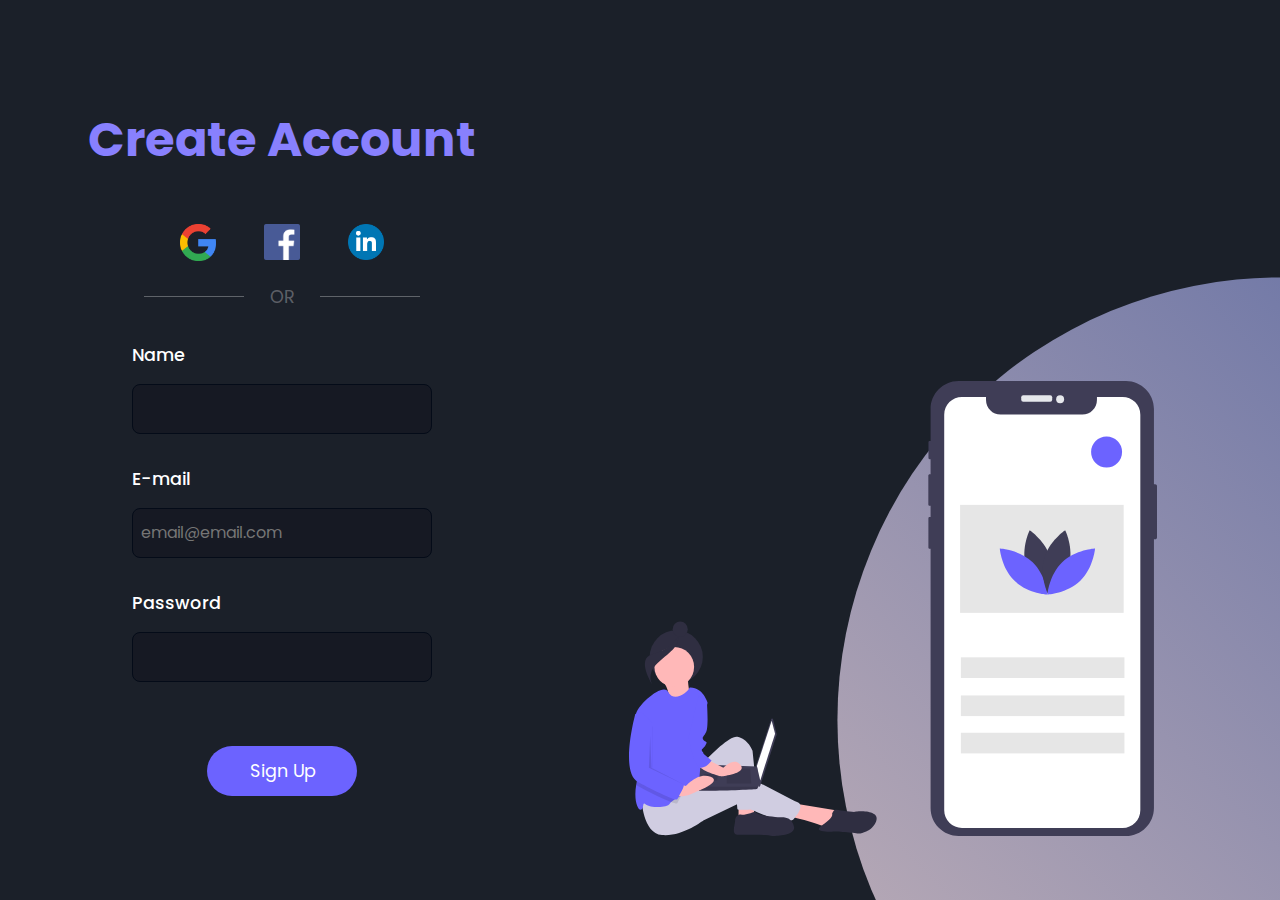
<file: day-12/index.html>
<!DOCTYPE html>
<html lang="pt-br">

<head>
  <meta charset="UTF-8" />
  <meta name="viewport" content="width=device-width, initial-scale=1.0" />
  <title>Dia 12- Página de Cadastro</title>
  <link rel="stylesheet" href="./style.css" />

</head>

<body>
  <main>
    <h1>Create Account</h1>
    <div class="social-media">
      <a href="#"><img src="./assets/google.png" alt="Google"></a>

      <a href="#"><img src="./assets/facebook.png" alt="Facebook"></a>

      <a href="#"><img src="./assets/linkedin.png" alt="Linkedin"></a>

    </div>

    <div class="alternative">
      <span>OR</span>
    </div>

    <form action="">
      <label for="name">
        <span>Name</span>
        <input type="text" name="name" id="name">
      </label>

      <label for="email">
        <span>E-mail</span>
        <input type="email" name="email" id="email" required placeholder="email@email.com">
      </label>

      <label for="password">
        <span>Password</span>
        <input type="password" name="password" id="password">
      </label>

      <input type="submit" value="Sign Up">
    </form>
  </main>

  <section class="images">
    <img src="./assets/mobile.svg" alt="Mobile">

    <div class="circle"></div>
  </section>

</body>

</html>
</file>
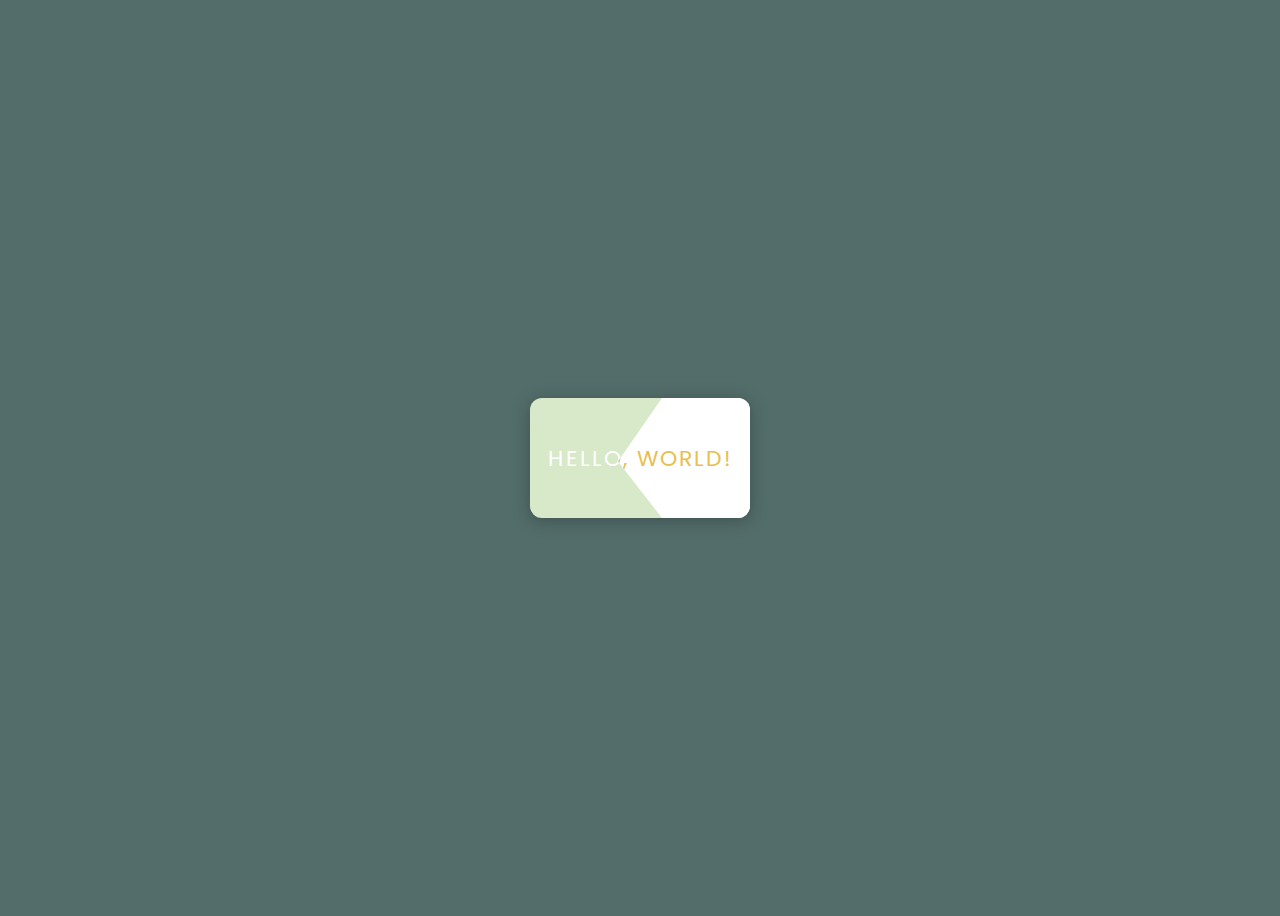
<file: day-13/index.html>
<!DOCTYPE html>
<html lang="pt-br">

<head>
  <meta charset="UTF-8" />
  <meta name="viewport" content="width=device-width, initial-scale=1.0" />
  <title>Dia 13- Botão criativo usando Clip-path</title>
  <link rel="stylesheet" href="./style.css" />

</head>

<body>
  <a href="#">
    <span>Hello, World!</span>
    <span>Hello, World!</span>

  </a>
</body>

</html>
</file>
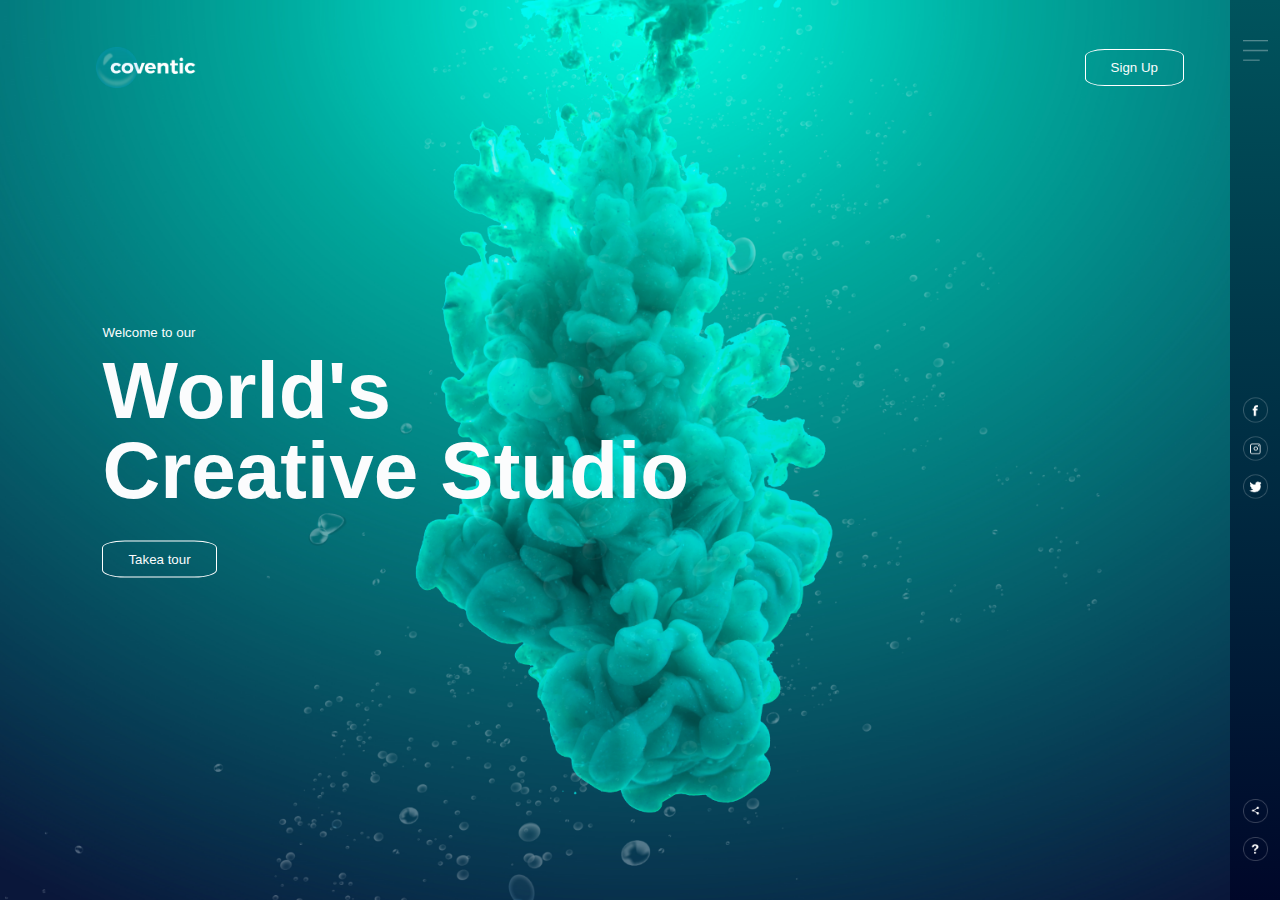
<file: day-3/index.html>
<!DOCTYPE html>
<html lang="pt-br">
<head>
  <meta charset="UTF-8">
  <meta name="viewport" content="width=device-width, initial-scale=1.0">
  <title>Dia 03- Design Animado </title>
  <link rel="stylesheet" href="./style.css">
</head>
<body>
  <div class="hero">
    <div class="navbar">
      <img src="img/logo.png" alt="Logo do site "class="logo">
      <button type="button">Sign Up</button>
    </div>
    <div class="content">
      <small>Welcome to our</small>
      <h1>World's <br>Creative Studio</h1>
      <button type="button">Takea tour</button>
    </div>
    <div class="side-bar">
      <img src="img/menu.png"alt="Menu do site" class="menu">

      <div class="social-links">
        <img src="img/fb.png" alt="Logo Facebook">
        <img src="img/ig.png" alt="Logo Instagram">
        <img src="img/tw.png" alt="Logo Twitter">
      </div>

      <div class="useful-links">
        <img src="img/share.png" alt="Logo Share">
        <img src="img/info.png" alt="Logo Info">
      </div>
    </div>
    <div class="bubbles">
      <img src="./img/bubble.png" alt="bubble">
      <img src="./img/bubble.png" alt="bubble">
      <img src="./img/bubble.png" alt="bubble">
      <img src="./img/bubble.png" alt="bubble">
      <img src="./img/bubble.png" alt="bubble">
      <img src="./img/bubble.png" alt="bubble">
      <img src="./img/bubble.png" alt="bubble">
    </div>
  </div>

</body>
</html>
</file>
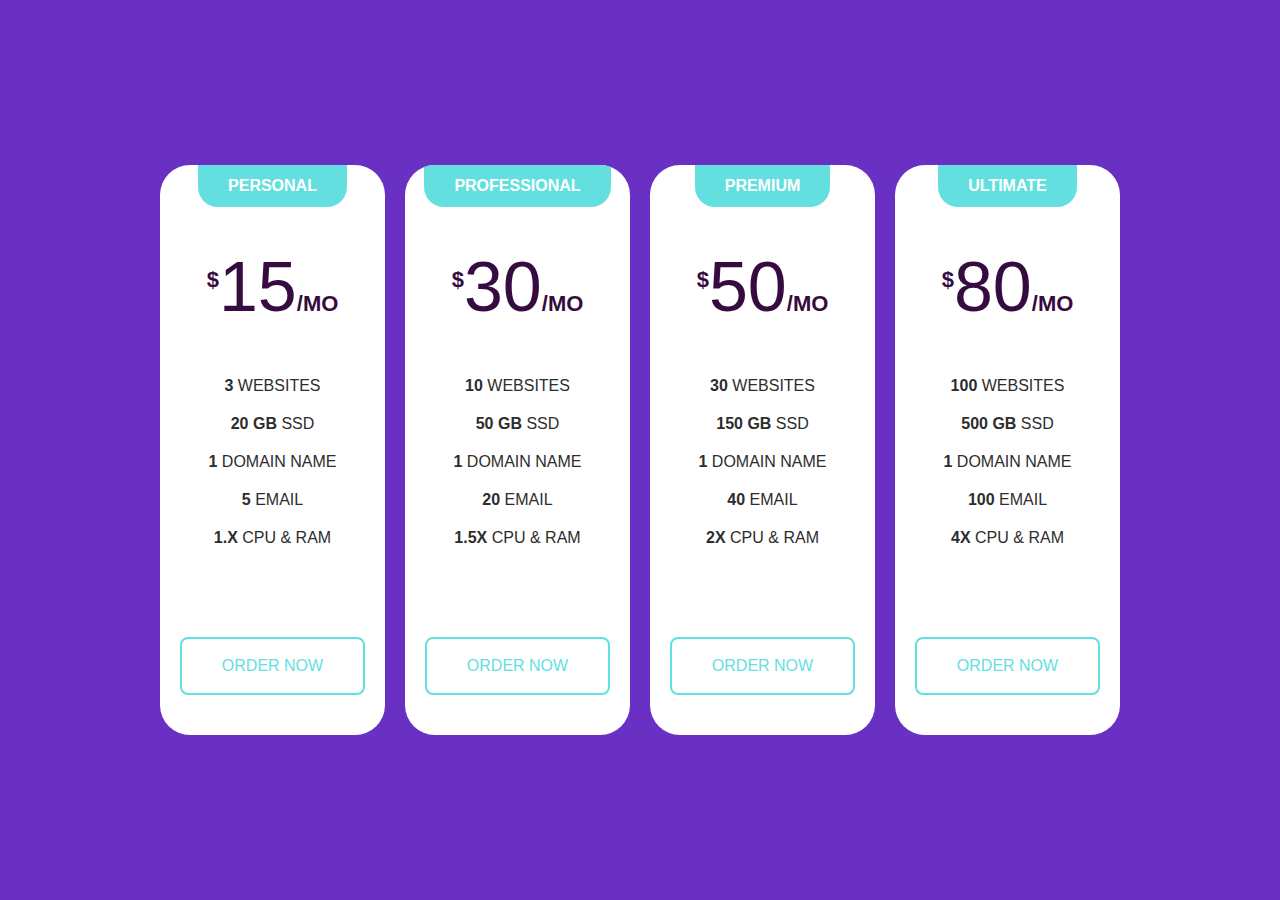
<file: day-4/index.html>
<!DOCTYPE html>
<html lang="pt-br">
<head>
  <meta charset="UTF-8">
  <meta name="viewport" content="width=device-width, initial-scale=1.0">
  <title>Dia 04 - Tabela de preços responsiva</title>
  <link rel="stylesheet" href="./style.css">
</head>
<body>
  <div class="pricing-table">

    <div class="pricing-card">
      <h3 class="pricing-card-header">Personal </h3>
      <div class="price"> <sup>$</sup>15<span>/MO</span></div>

      <ul>
        <li><strong>3</strong> Websites</li>
        <li><strong>20 GB</strong> SSD</li>
        <li><strong>1</strong> Domain Name</li>
        <li><strong>5</strong> Email</li>
        <li><strong>1.x</strong> CPU & RAM</li>
      </ul>
      <a href="#" class="order-btn">Order Now</a>
      </div>

    <div class="pricing-card">
      <h3 class="pricing-card-header">Professional </h3>
      <div class="price"> <sup>$</sup>30<span>/MO</span></div>

      <ul>
        <li><strong>10</strong> Websites</li>
        <li><strong>50 GB</strong> SSD</li>
        <li><strong>1</strong> Domain Name</li>
        <li><strong>20</strong> Email</li>
        <li><strong>1.5x</strong> CPU & RAM</li>
      </ul>
      <a href="#" class="order-btn">Order Now</a>
      </div>

    <div class="pricing-card">
      <h3 class="pricing-card-header">Premium</h3>
      <div class="price"> <sup>$</sup>50<span>/MO</span></div>
      <ul>
        <li><strong>30</strong> Websites</li>
        <li><strong>150 GB</strong> SSD</li>
        <li><strong>1</strong> Domain Name</li>
        <li><strong>40</strong> Email</li>
        <li><strong>2x</strong> CPU & RAM</li>
      </ul>
      <a href="#" class="order-btn">Order Now</a>
      </div>

    <div class="pricing-card">
      <h3 class="pricing-card-header">Ultimate</h3>
      <div class="price"> <sup>$</sup>80<span>/MO</span></div>

      <ul>
        <li><strong>100</strong> Websites</li>
        <li><strong>500 GB</strong> SSD</li>
        <li><strong>1</strong> Domain Name</li>
        <li><strong>100</strong> Email</li>
        <li><strong>4x</strong> CPU & RAM</li>
      </ul>
      <a href="#" class="order-btn">Order Now</a>
      </div>

  </div>
  
</body>
</html>
</file>
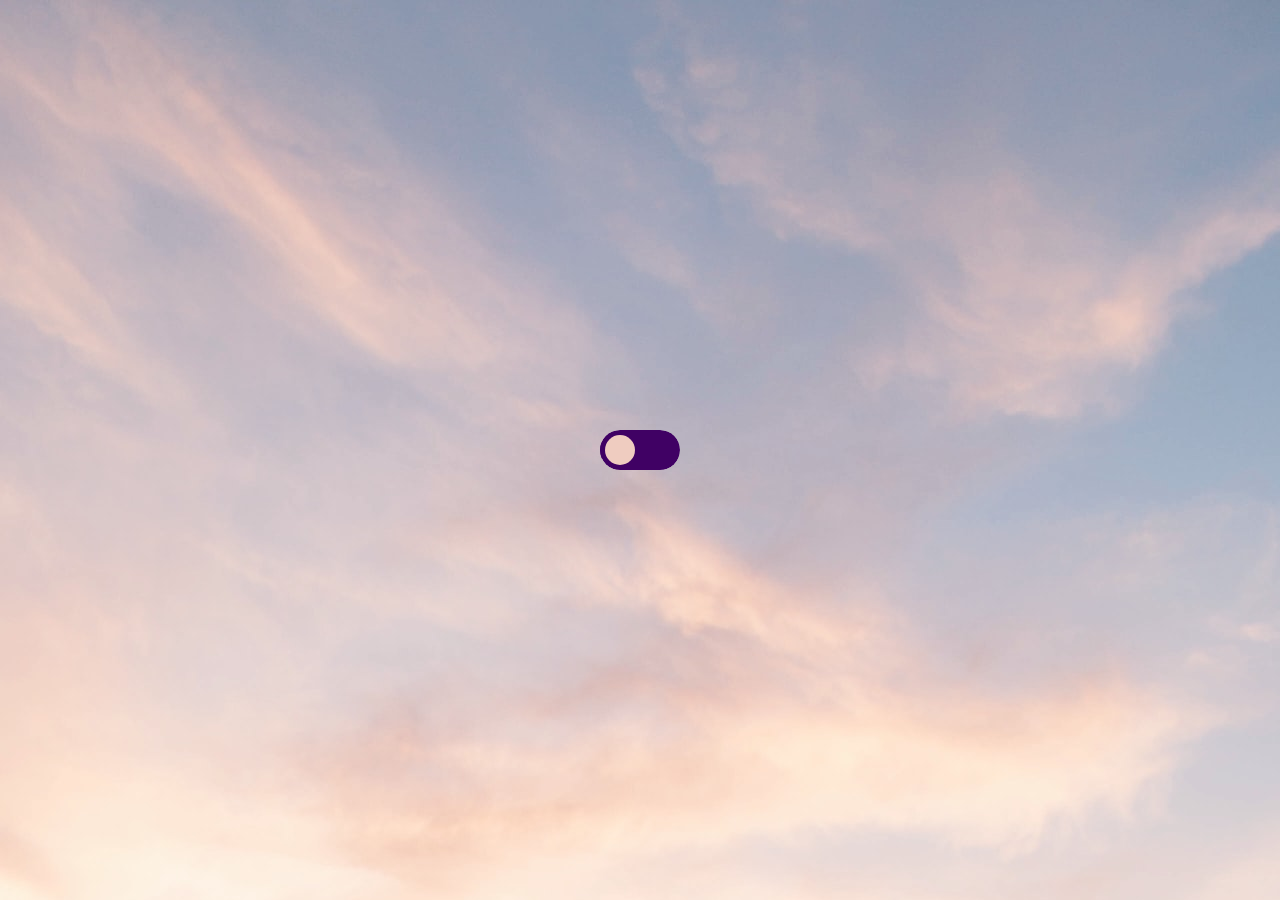
<file: day-8/index.html>
<!DOCTYPE html>
<html lang="pt-br">
  <head>
    <meta charset="UTF-8" />
    <meta name="viewport" content="width=device-width, initial-scale=1.0" />
    <title>Dia 08 - Botão Day/Night</title>
    <link rel="stylesheet" href="./style.css" />
  </head>

  <body>
    
    <label class="switch">
      <input type="checkbox" />
      <div class="slider"></div>
      <div class="bg"></div>
  </body>
</html>
</file>
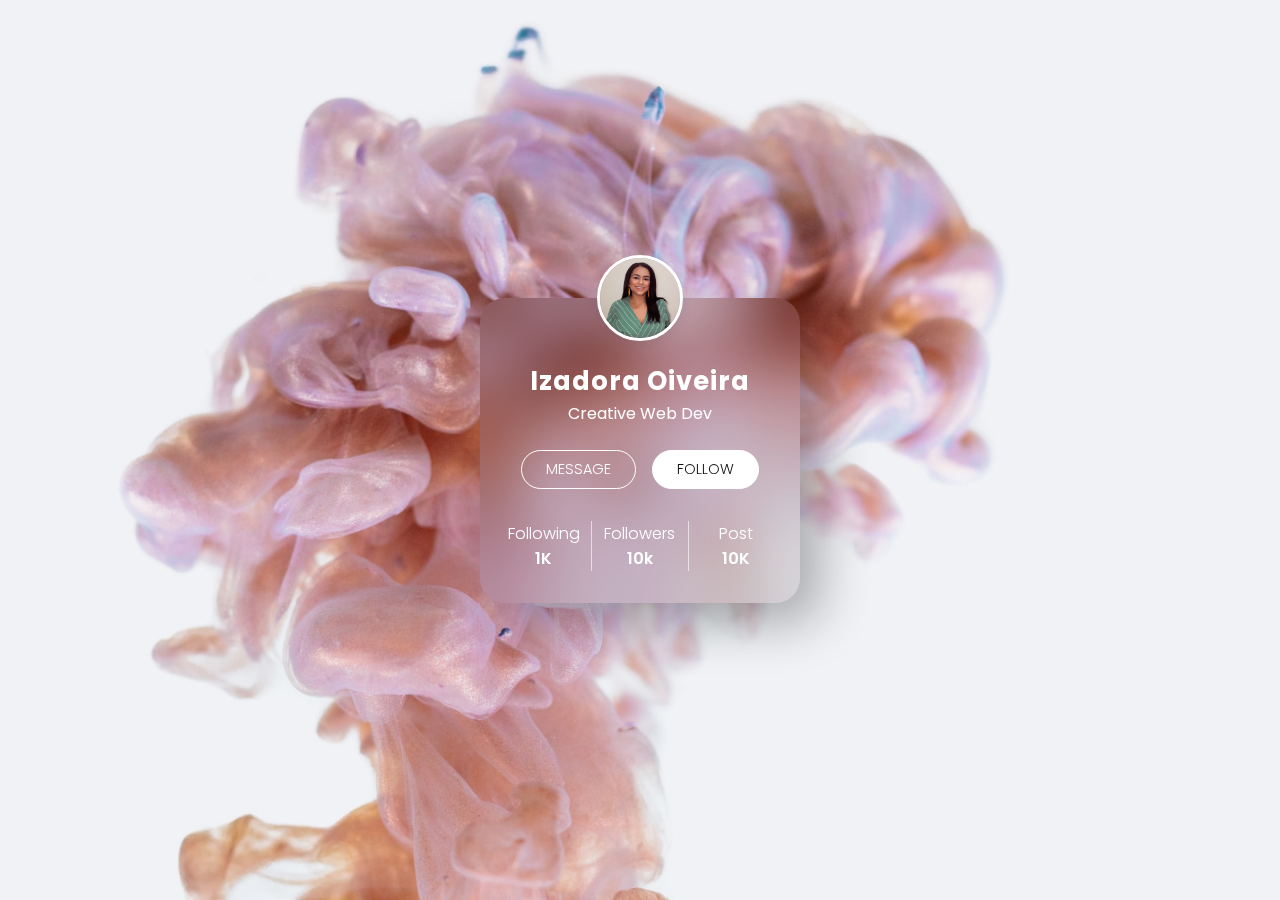
<file: day-9/index.html>
<!DOCTYPE html>
<html lang="pt-br">
  <head>
    <meta charset="UTF-8" />
    <meta name="viewport" content="width=device-width, initial-scale=1.0" />
    <title>Dia 09 - Glassmorphism Profile Card</title>
    <link rel="stylesheet" href="./style.css" />
  </head>

  <body>
    <div class="card">
      <div class="card-user-pic">
        <img src="./img/photo.jpg" alt="user pic" />
      </div>
      <h1 class="heading">
        <span class="heading-sup">Izadora Oiveira</span>
        <span class="heading-sub">Creative Web Dev</span>
      </h1>
      <div class="btns">
        <a href="#" class="btn btn-msg">Message</a>
        <a href="#" class="btn btn-follow">Follow</a>
      </div>
      <div class="info">
        <p>
          <span>Following</span>
          <span>1K</span>
        </p>
        <p>
          <span>Followers</span>
          <span>10k</span>
        </p>
        <p>
          <span>Post</span>
          <span>10K</span>
        </p>
      </div>
    </div>
  </body>
</html>
</file>
<file: day-12/style.css>
@import url("https://fonts.googleapis.com/css2?family=Poppins:ital,wght@0,100;0,200;0,300;0,400;0,500;0,600;0,700;0,800;0,900;1,100;1,200;1,300;1,400;1,500;1,600;1,700;1,800;1,900&display=swap");

* {
  padding: 0;
  margin: 0;
  border: 0;
  box-sizing: border-box;
  font-family: "Poppins", sans-serif;
}

body {
  background: #1b2029;
  color: white;
  font-weight: 500;
  display: flex;
  min-height: 100vh;
}

main {
  width: 50vw;
  display: flex;
  flex-direction: column;
  align-items: center;
  justify-content: center;
}

main h1 {
  color: #8880fe;
  font-size: 3rem;
  margin-bottom: 3rem;
}

main .social-media {
  display: flex;
  align-content: center;
}

main .social-media a {
  text-decoration: none;
}

main .social-media img {
  width: 36px;
  margin-left: 3rem;
}

main .social-media a:first-child img {
  margin-left: 0;
}

main .alternative {
  margin-top: 1rem;
}

main .alternative span {
  font-size: 1.1rem;
  font-weight: 400;
  color: rgba(255, 255, 255, 0.3);
  position: relative;
}

main .alternative span::before,
main .alternative span::after {
  position: absolute;
  content: "";
  height: 1px;
  width: 100px;
  bottom: 50%;
  right: 50px;
  background: rgba(255, 255, 255, 0.3);
}

main .alternative span::after {
  left: 50px;
}

/*Form*/

main form {
  display: flex;
  flex-direction: column;
  align-items: center;
}

main form label {
  display: flex;
  flex-direction: column;
}

main form label span {
  font-size: 1.1rem;
  margin-top: 2rem;
}
main form input {
  background: #161923;
  width: 300px;
  height: 50px;
  padding: 0 0.5rem;
  margin-top: 1rem;
  outline: none;
  color: #8880fe;
  font-size: 1rem;
  border: 1px solid #040b18;
  border-radius: 8px;
}

main form input[type="submit"] {
  cursor: pointer;
  width: 50%;
  margin-top: 4rem;
  border: none;
  border-radius: 32px;
  background: #6c63ff;
  color: white;
  font-size: 1.1rem;
  transition: all 0.3s ease-in-out;
}

main form input[type="submit"]:hover {
  background: #5932d4;
}

/*Image*/

section.images {
  display: flex;
  align-items: flex-end;
  padding: 4rem;
}

section.images img {
  width: 90%;
}

section.images .circle {
  position: absolute;
  height: 100%;
  width: 100%;
  top: 0;
  left: 0;
  background: linear-gradient(45deg, #e8cbc0, #636fa4);
  clip-path: circle(40% at right 80%);
  z-index: -1;
}
</file>
<file: day-13/style.css>
@import url("https://fonts.googleapis.com/css2?family=Poppins:ital,wght@0,100;0,200;0,300;0,400;0,500;0,600;0,700;0,800;0,900;1,100;1,200;1,300;1,400;1,500;1,600;1,700;1,800;1,900&display=swap");

* {
  padding: 0;
  border: 0;
  box-sizing: border-box;
  font-family: "Poppins", sans-serif;
}
body {
  display: flex;
  justify-content: center;
  align-items: center;
  min-height: 100vh;
  background: #536d6a;
}

a {
  position: relative;
  display: inline-block;
  width: 220px;
  height: 120px;
  border-radius: 12px;
  box-shadow: 0 3px 18px rgba(0, 0, 0, 0.25);
}

a span {
  position: absolute;
  top: 0;
  left: 0;
  width: 100%;
  height: 100%;
  color: #fff;
  background: #d7e9c8;
  display: flex;
  justify-content: center;
  align-items: center;
  text-transform: uppercase;
  letter-spacing: 2px;
  font-size: 22px;
  border-radius: 12px;
}

a span:nth-child(2) {
  color: #e8bf4f;
  background: #fff;
  overflow: hidden;
  z-index: 2;
  transition: 0.5s;
  clip-path: polygon(60% 0, 100% 0%, 100% 100%, 60% 100%, 40% 53%);
}

a span:nth-child(2):hover {
  clip-path: polygon(0 0, 100% 0%, 100% 100%, 0 100%, 0 50%);
}

a span:nth-child(1):hover ~ span:nth-child(2) {
  clip-path: polygon(100% 0, 100% 0%, 100% 100%, 100% 100%, 100% 50%);
}
</file>
<file: day-3/style.css>
*{
  margin: 0;
  padding: 0;
  font-family: sans-serif;
}
.hero{
  width: 100%;
  height: 100vh;
  background-image: url(img/background.png);
  background-size: cover;
  background-position: center;
  position: relative;
  overflow: hidden;
}

.logo {
  width: 100px;
  cursor: pointer;
}

.navbar{
  width: 85%;
  height: 15%;
  margin: auto;
  display: flex;
  align-items: center;
  justify-content: space-between;
}

button{
  color: #fbfcfd;
  padding: 10px 25px;
  background: transparent;
  border: 1px solid #fff;
  border-radius: 20%;
  outline: none;
  cursor: pointer;
  transition: all 0.3s ease;
}

button:hover {
  letter-spacing: 0.5px;
  background: linear-gradient(to right,#029F96,#092C48);
}

.content {
  color: #fbfcfd;
  position: absolute;
  top: 50%;
  left: 8%;
  transform: translateY(-50%);
  z-index: 2;
}

h1{
  font-size: 80px;
  margin: 10px 0 30px;
  line-height: 80px;
}

.side-bar {
  width: 50px;
  height: 100vh;
  background: linear-gradient(#00545d, #000729);
  position: absolute;
  right: 0;
  top: 0;
}

.menu{
  display: block;
  width: 25px;
  margin: 40px auto 0;
  cursor: pointer;
}

.social-links img, .useful-links img{
  width: 25px;
  margin: 5px auto;
  cursor: pointer;
}

.social-links {
  width: 50px;
  text-align: center;
  position: absolute;
  top: 50%;
  transform: translateY(-50%);
}

.useful-links {
  width: 50px;
  text-align: center;
  position: absolute;
  bottom: 30px;
  }

  .bubbles img{
    width: 50px;
    animation: bubble 7s linear infinite;
  }

  .bubbles{
    width: 100%;
    display: flex;
    align-items: center;
    justify-content: space-around;
    position: absolute;
    bottom: -70px;
  }

  @keyframes bubble {
    0% {
      transform: translateY(0);
      opacity: 0;
    }
    50% {
     
      opacity: 1;
    }
    70% {
           opacity: 01;
    }
    100% {
      transform: translateY(-80vh);
      opacity: 0;
    }
    }

    .bubbles img:nth-child(1) {
      animation-delay: 2s;
      width: 25px;
    }
    .bubbles img:nth-child(2) {
      animation-delay: 1s;
    }
    .bubbles img:nth-child(3) {
      animation-delay: 3s;
      width: 25px;
    }
    .bubbles img:nth-child(4) {
      animation-delay: 4.5s;
    }
    .bubbles img:nth-child(5) {
      animation-delay: 3s;
    }
    .bubbles img:nth-child(6) {
      animation-delay: 6s;
      width: 20px;
    }
    .bubbles img:nth-child(7) {
      animation-delay: 7s;
      width: 35px;
    }
</file>
<file: day-4/style.css>
*{
  margin: 0;
  padding: 0;
  font-family: "Open Sans",sans-serif;
  text-decoration: none;
  list-style: none;
}

body{
  background-color: #6930c3;
  min-height: 100vh;
  display: flex;
  align-items: center;
}

.pricing-table {
  display: flex;
  flex-wrap: wrap;
  justify-content: space-between;
  width:min(980px,100%);
  margin: auto;
}

.pricing-card{
  flex: 1;
  max-width: 360px;
  background-color: #fff;
  margin: 20px 10px;
  text-align: center;
  cursor: pointer;
  overflow: hidden;
  color: #2d2d2d;
  transition: .3s linear;
  border-radius: 30px;
}

.pricing-card-header {
  background-color: #64dfdf;
  display: inline-block;
  color: #fff;
  padding: 12px 30px;
  border-radius: 0 0 20px 20px;
  font-size: 16px;
  text-transform: uppercase;
  font-weight: 600;
  transition: .4s linear;
}

.pricing-card:hover .pricing-card-header {
  box-shadow: 0 0 0 26em #64dfdf;
}

.price {
  font-size: 70px;
  color: #350b40;
  margin: 40px 0;
  transition: .2s linear;
}
.price sup, .price span {
  font-size: 22px;
  font-weight: 700;
}

.pricing-card:hover , .pricing-card:hover .price {
  color: #fff;
}

.pricing-card li {
  font-size: 16px;
  padding: 10px 0;
  text-transform: uppercase;
}

.order-btn {
  display: inline-block;
  margin-bottom: 40px;
  margin-top: 80px;
  border: 2px solid #64dfdf;
  color: #64dfdf;
  padding: 18px 40px;
  border-radius: 8px;
  text-transform: uppercase;
  font-weight: 500;
  transition: .3s linear;
}

.order-btn:hover {
  background-color:#6930c3;
  border: 2px solid #6930c3;
  color: #fff;
}

@media screen and (max-width:1100px){
  .pricing-card{
    flex: 50%;
  }
}
</file>
<file: day-8/style.css>
:root {
  --bg1: #e0e0e0;
  --bg2: #100f12;
  --rose: #efccc0;
  --dark-purple: rgb(64, 1, 100);
}

* {
  margin: 0;
  padding: 0;
  -webkit-box-sizing: border-box;
  box-sizing: border-box;
}

body {
  height: 100vh;
  display: -ms-grid;
  display: grid;
  place-items: center;
}

.bg {
  position: fixed;
  top: 0;
  left: 0;
  background-image: url(./img/sky.jpg);
  background-position-x: -400px;
  height: 100%;
  width: 100%;
  -webkit-transition: all 0.6s;
  transition: all 0.6s;
  z-index: -1;
}

.switch {
  position: relative;
  display: inline-block;
  width: 80px;
  height: 40px;
  border-radius: 50px;
  overflow: hidden;
}

input {
  opacity: 0;
  width: 0;
  height: 0;
}

.slider {
  position: absolute;
  background-color: var(--dark-purple);
  top: 0;
  left: 0;
  right: 0;
  bottom: 0;
  border-radius: 50px;
  -webkit-transition: all 0.4s;
  transition: all 0.4s;
  cursor: pointer;
}

.slider::before {
  position: absolute;
  content: '';
  background-color: var(--rose);
  height: 30px;
  width: 30px;
  border-radius: 50%;
  left: 5px;
  bottom: 5px;
  -webkit-transition: 0.4s;
  transition: 0.4s;
}

.slider::after {
  position: absolute;
  content: '';
  height: 30px;
  width: 30px;
  background-color: var(--dark-purple);
  border-radius: 50%;
  left: -26px;
  bottom: 4px;
  -webkit-transition: 0.4s;
  transition: 0.4s;
}

input:checked + .slider::before {
  -webkit-transform: translateX(40px);
  transform: translateX(40px);
}

input:checked + .slider::after {
  -webkit-transform: translateX(60px);
  transform: translateX(60px);
}

input:checked ~ .bg {
  background-image: url(./img/night.jpg);
  background-position-y: -1400px;
}
</file>
<file: day-9/style.css>
@import url('https://fonts.googleapis.com/css2?family=Poppins:ital,wght@0,100;0,200;0,300;0,400;0,500;0,600;0,700;0,800;0,900;1,100;1,200;1,300;1,400;1,500;1,600;1,700;1,800;1,900&display=swap');

:root {
  --color-white: #fff;
  --color-dark: #111;
}

* {
  padding: 0;
  margin: 0;
}

body {
  font-family: 'Poppins', sans-serif;
  font-weight: 300;
  height: 100vh;
  background-image: url(./img/background.jpg);
  background-size: cover;
  color: var(--color-white);
  display: -webkit-box;
  display: -ms-flexbox;
  display: flex;
  -webkit-box-pack: center;
  -ms-flex-pack: center;
  justify-content: center;
  -webkit-box-align: center;
  -ms-flex-align: center;
  align-items: center;
}

.card {
  position: relative;
  width: 18rem;
  padding: 2rem 1rem;
  padding-top: 4rem;
  background-color: rgba(0, 0, 0, 0.1);
  box-shadow: 20px 20px 50px rgba(0, 0, 0, 0.3);
  border-radius: 25px;
  -webkit-backdrop-filter: blur(30px);
  backdrop-filter: blur(30px);
  display: -webkit-box;
  display: -ms-flexbox;
  display: flex;
  -webkit-box-orient: vertical;
  -webkit-box-direction: normal;
  -ms-flex-direction: column;
  flex-direction: column;
  -webkit-box-align: center;
  -ms-flex-align: center;
  align-items: center;
}

.card-user-pic {
  position: absolute;
  top: 0;
  left: 50%;
  -webkit-transform: translate(-50%, -50%);
  transform: translate(-50%, -50%);
  width: 5rem;
  height: 5rem;
  border-radius: 50%;
  overflow: hidden;
  border: 3px solid var(--color-white);
  -webkit-box-shadow: 0 0 1rem rgba(0, 0, 0, 0.1);
  box-shadow: 0 0 1rem rgba(0, 0, 0, 0.1);
}

.card-user-pic img {
  width: 100%;
  height: 120%;
  object-fit: cover;
}

.heading {
  margin-bottom: 1.5rem;
  text-align: center;
}

.heading-sup {
  display: block;
  letter-spacing: 1px;
  font-size: 1.6rem;
}

.heading-sub {
  display: block;
  font-size: 1rem;
  font-weight: normal;
}

.btns {
  display: -webkit-box;
  display: -ms-flexbox;
  display: flex;
  gap: 1rem;
  margin-bottom: 2rem;
}

.btn {
  display: inline-block;
  text-decoration: none;
  text-transform: uppercase;
  color: var(--color-white);
  padding: 8px 24px;
  font-size: 0.9rem;
  border: 1px solid var(--color-white);
  border-radius: 10rem;
}

.btn-follow {
  background-color: var(--color-white);
  color: var(--color-dark);
}

.info {
  display: -webkit-box;
  display: -ms-flexbox;
  display: flex;
  width: 100%;
}

.info p {
  text-align: center;
  -webkit-box-flex: 1;
  -ms-flex: 1;
  flex: 1;
}

.info span {
  display: block;
}

.info p:not(:last-child) {
  border-right: 1px solid rgba(255, 255, 255, 0.6);
}

.info p span:last-child {
  font-weight: 600;
}
</file>
